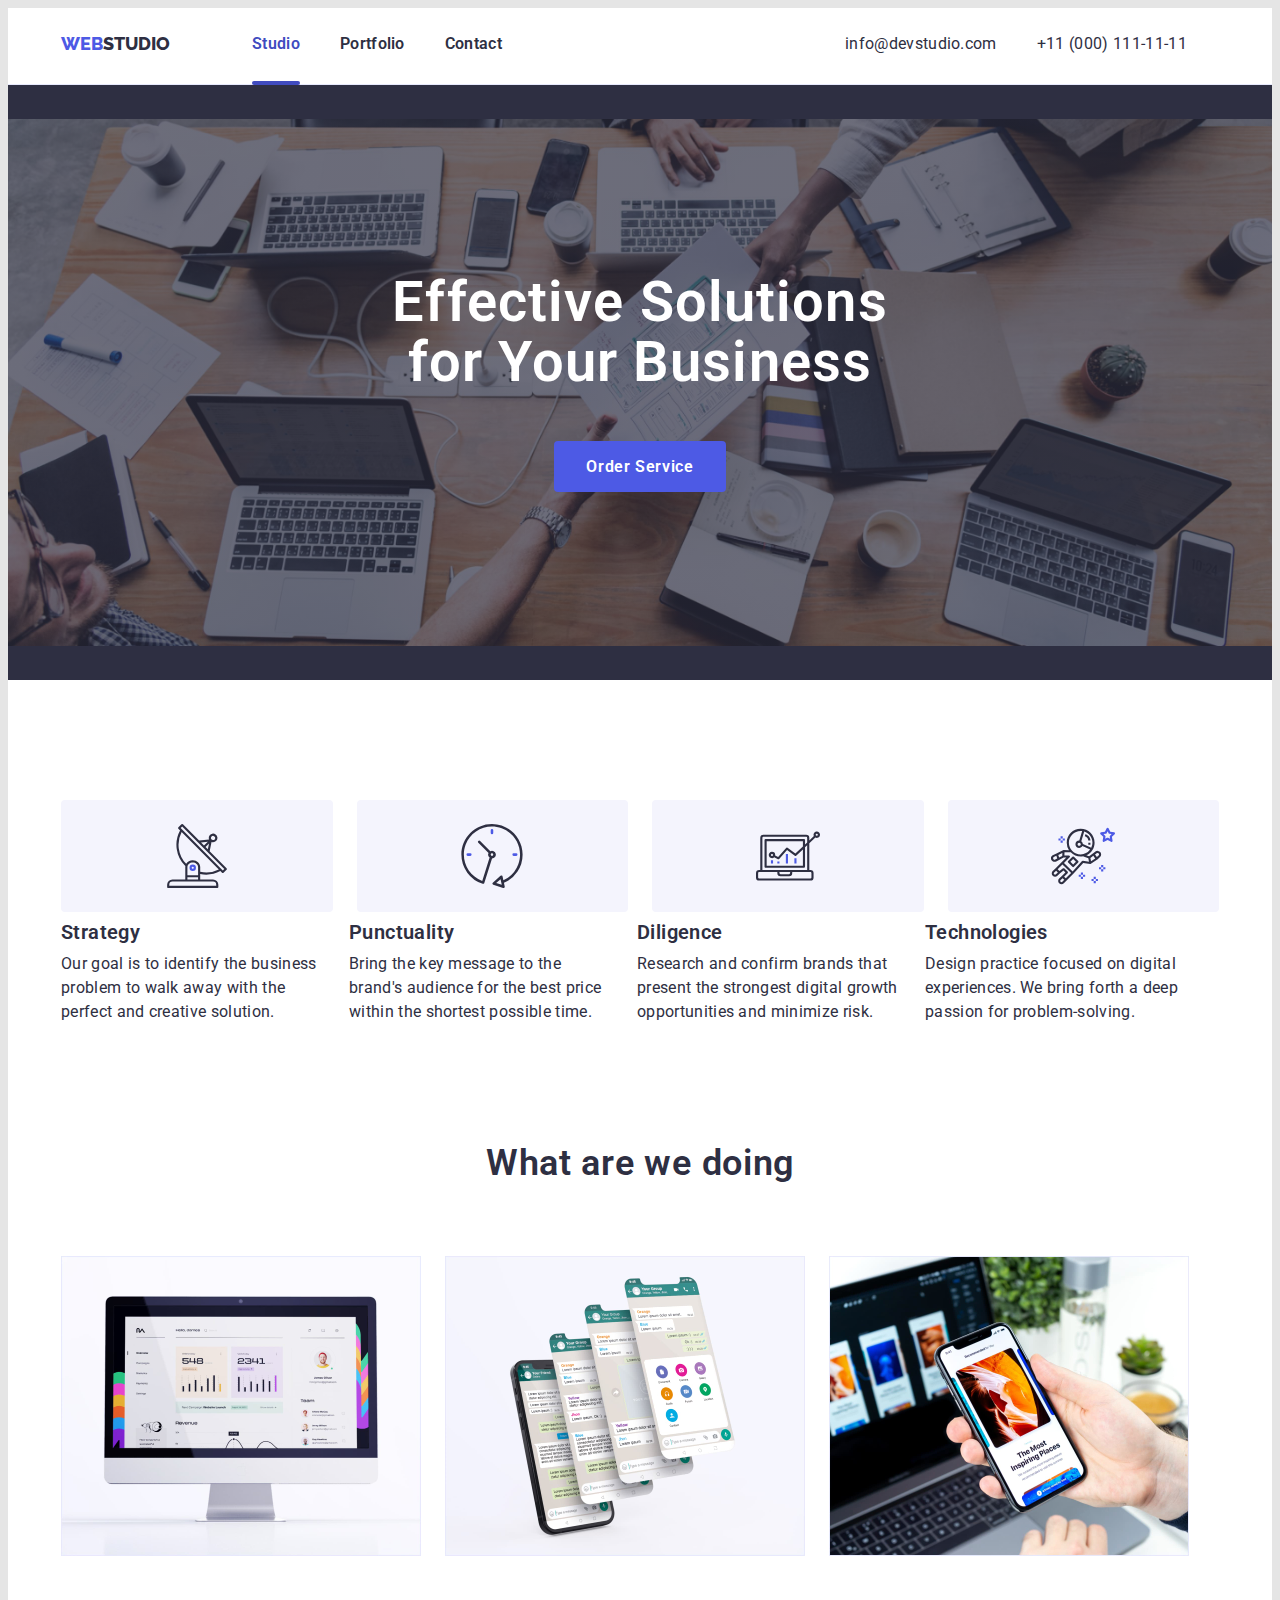
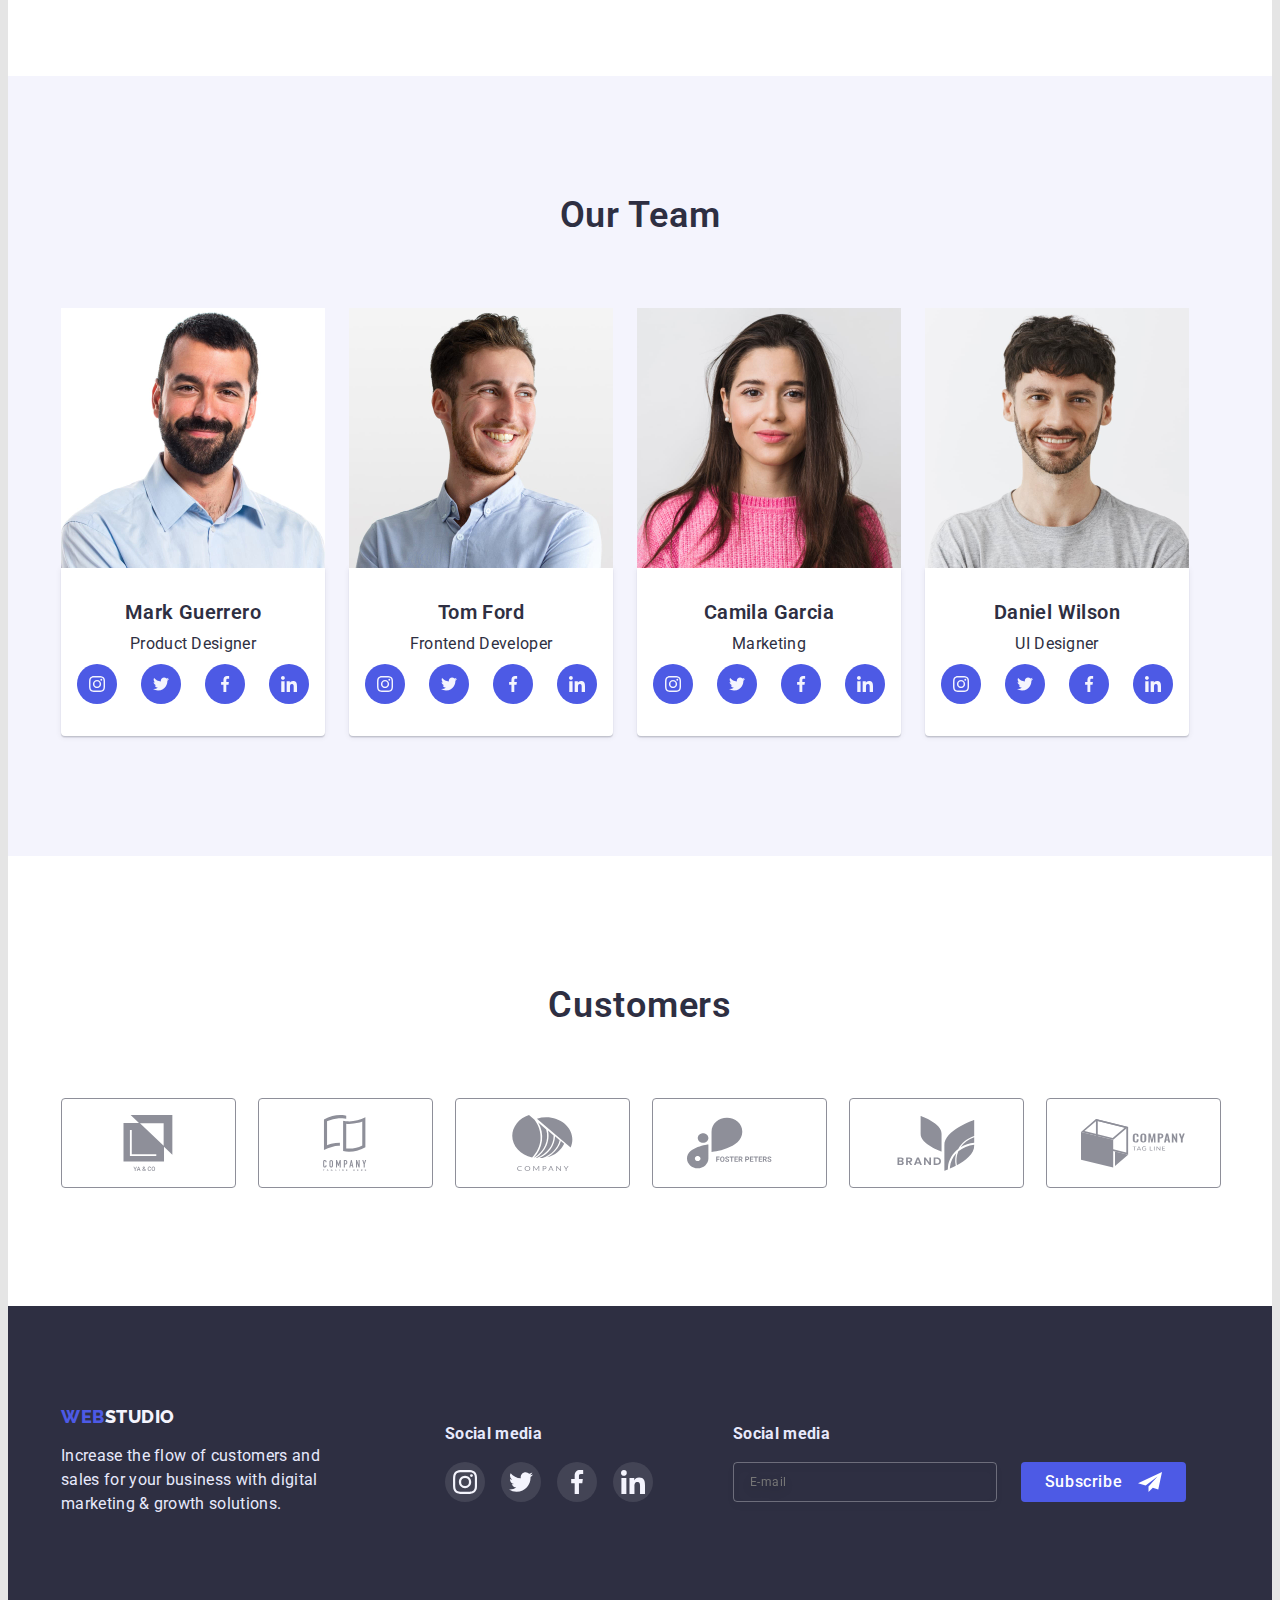
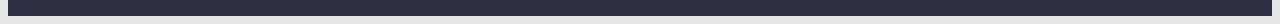
<file: index.html>
<!DOCTYPE html>
<html lang="en">
  <head>
    <meta charset="UTF-8" />
    <meta http-equiv="X-UA-Compatible" content="IE=edge" />
    <meta name="viewport" content="width=device-width, initial-scale=1.0" />
    <title>WEBSTUDIO</title>
    <link rel="preconnect" href="https://fonts.googleapis.com" />
    <link rel="preconnect" href="https://fonts.gstatic.com" crossorigin />
    <link
      href="https://fonts.googleapis.com/css2?family=Raleway:wght@800&family=Roboto:wght@400;500;700;900&display=swap"
      rel="stylesheet"
    />
    <link
      rel="stylesheet"
      href="https://cdnjs.cloudflare.com/ajax/libs/modern-normalize/1.1.0/modern-normalize.min.css"
      integrity="sha512-wpPYUAdjBVSE4KJnH1VR1HeZfpl1ub8YT/NKx4PuQ5NmX2tKuGu6U/JRp5y+Y8XG2tV+wKQpNHVUX03MfMFn9Q=="
      crossorigin="anonymous"
      referrerpolicy="no-referrer"
    />
    <link
      rel="stylesheet"
      href="https://cdnjs.cloudflare.com/ajax/libs/animate.css/4.1.1/animate.min.css"
    />
    <link href="https://unpkg.com/aos@2.3.1/dist/aos.css" rel="stylesheet" />
       <link rel="stylesheet" href="./css/styles.css" />
  </head>

  <body>
    <!--Header-->
    <header class="header">
      <div class="container wrap">
        <a class="link header-logo" href="./index.html"
          ><span class="link header-logo-blue">WEB</span><span>STUDIO</span></a
        >
        <nav>
          <ul class="nav">
            <li class="menu-item">
              <a class="menu-link current" href="./index.html">Studio</a>
            </li>
            <li class="menu-item">
              <a class="menu-link" href="./portfolio.html">Portfolio</a>
            </li>
            <li class="menu-item">
              <a class="menu-link" href="./contact.html">Contact</a>
            </li>
          </ul>
        </nav>

        <a class="link contact mail" href="mailto:info@devstudio.com"
          >info@devstudio.com</a
        >
        <a class="link contact" href="tel:+110001111111">
          +11 (000) 111-11-11</a
        >
      </div>
    </header>

    <!--Main page-->
    <main>
      <section class="title-box">
        <div class="container ">
          <h1 class="main-page-title">
            Effective Solutions
            <br />
            for Your Business
          </h1>

          <div class="button">
            <button data-modal-open class="modal-btn" type="button">Order Service</button>
          </div>
        </div>
      </section>

      <section class="description-box">
        <div class="container">
          <h2 class="visually-hidden">Our advantages</h2>

          <ul class="descr-list list">
            <li class="descr-item">
              <svg  width="64" height="64">
                <use href="./images/icons.svg#icon-antenna"></use>
              </svg>
            </li>
            <li class="descr-item">
              <svg width="64" height="64">
                <use href="./images/icons.svg#icon-clock"></use>
              </svg>
            </li>
            <li class="descr-item">
              <svg width="64" height="64">
                <use href="./images/icons.svg#icon-diagram"></use>
              </svg>
            </li>
            <li class="descr-item">
              <svg width="64" height="64">
                <use href="./images/icons.svg#icon-astronaut"></use>
              </svg>
            </li>
          </ul>

          <ul class="list description">
            <li class="description-item">
              <h3 class="main-page-text-title">Strategy</h3>
              <p class="main-page-text">
                Our goal is to identify the business problem to walk away with
                the perfect and creative solution.
              </p>
            </li>
            <li class="description-item">
              <h3 class="main-page-text-title">Punctuality</h3>
              <p class="main-page-text">
                Bring the key message to the brand's audience for the best price
                within the shortest possible time.
              </p>
            </li>
            <li class="description-item">
              <h3 class="main-page-text-title">Diligence</h3>
              <p class="main-page-text">
                Research and confirm brands that present the strongest digital
                growth opportunities and minimize risk.
              </p>
            </li>
            <li class="description-item">
              <h3 class="main-page-text-title">Technologies</h3>
              <p class="main-page-text">
                Design practice focused on digital experiences. We bring forth a
                deep passion for problem-solving.
              </p>
            </li>
          </ul>
        </div>
      </section>

      <section class="description-img-box">
        <div class="container">
          <h2 class="main-page-section-title">What are we doing</h2>
          <ul class="list description">
            <li class="description-img">
              <img src=images/img1.jpg alt="iMac with statistics" width="360">
            </li>
            <li class="description-img">
              <img src=images/img2.jpg alt="phone" width="360">
            </li>
            <li class="description-img">
              <img src=images/img3.jpg alt="phone in a hand" width="360">
            </li>
          </ul>
        </div>
      </section>

      <section class="team-box">
        <div class="container">
          <h2 class="main-page-section-title">Our Team</h2>
          <ul class="list team">
            <li class="team-item">
              <img src=images/photo1.jpg alt="photo of Mark Guerrero"
              width="264">
              <div class="team-descr">
                <h3 class="main-page-text-title">Mark Guerrero</h3>
                <p class="main-page-text">Product Designer</p>

                <ul class="team-soc-list list">
                  <li class="team-soc-item">
                    <a href="" class="team-soc-link">
                      <svg class="team-soc-icon" width="16" height="16">
                        <use href="./images/icons.svg#icon-instagram"></use>
                      </svg>
                    </a>
                  </li>
                  <li class="team-soc-item">
                    <a href="" class="team-soc-link">
                      <svg class="team-soc-icon" width="16" height="16">
                        <use href="./images/icons.svg#icon-twitter"></use>
                      </svg>
                    </a>
                  </li>
                  <li class="team-soc-item">
                    <a href="" class="team-soc-link">
                      <svg class="team-soc-icon" width="16" height="16">
                        <use href="./images/icons.svg#icon-facebook"></use>
                      </svg>
                    </a>
                  </li>
                  <li class="team-soc-item">
                    <a href="" class="team-soc-link">
                      <svg class="team-soc-icon" width="16" height="16">
                        <use href="./images/icons.svg#icon-linkedin"></use>
                      </svg>
                    </a>
                  </li>
                </ul>
              </div>
            </li>
            <li class="team-item">
              <img src=images/photo2.jpg alt="photo of Tom Ford" width="264"/>
              <div class="team-descr">
                <h3 class="main-page-text-title">Tom Ford</h3>
                <p class="main-page-text">Frontend Developer</p>
                <ul class="team-soc-list list">
                  <li class="team-soc-item">
                    <a href="" class="team-soc-link">
                      <svg class="team-soc-icon" width="16" height="16">
                        <use href="./images/icons.svg#icon-instagram"></use>
                      </svg>
                    </a>
                  </li>
                  <li class="team-soc-item">
                    <a href="" class="team-soc-link">
                      <svg class="team-soc-icon" width="16" height="16">
                        <use href="./images/icons.svg#icon-twitter"></use>
                      </svg>
                    </a>
                  </li>
                  <li class="team-soc-item">
                    <a href="" class="team-soc-link">
                      <svg class="team-soc-icon" width="16" height="16">
                        <use href="./images/icons.svg#icon-facebook"></use>
                      </svg>
                    </a>
                  </li>
                  <li class="team-soc-item">
                    <a href="" class="team-soc-link">
                      <svg class="team-soc-icon" width="16" height="16">
                        <use href="./images/icons.svg#icon-linkedin"></use>
                      </svg>
                    </a>
                  </li>
                </ul>
              </div>
            </li>
            <li class="team-item">
              <img src=images/photo3.jpg alt="photo of Camila Garcia"
              width="264"/>
              <div class="team-descr">
                <h3 class="main-page-text-title">Camila Garcia</h3>
                <p class="main-page-text">Marketing</p>
                <ul class="team-soc-list list">
                  <li class="team-soc-item">
                    <a href="" class="team-soc-link">
                      <svg class="team-soc-icon" width="16" height="16">
                        <use href="./images/icons.svg#icon-instagram"></use>
                      </svg>
                    </a>
                  </li>
                  <li class="team-soc-item">
                    <a href="" class="team-soc-link">
                      <svg class="team-soc-icon" width="16" height="16">
                        <use href="./images/icons.svg#icon-twitter"></use>
                      </svg>
                    </a>
                  </li>
                  <li class="team-soc-item">
                    <a href="" class="team-soc-link">
                      <svg class="team-soc-icon" width="16" height="16">
                        <use href="./images/icons.svg#icon-facebook"></use>
                      </svg>
                    </a>
                  </li>
                  <li class="team-soc-item">
                    <a href="" class="team-soc-link">
                      <svg class="team-soc-icon" width="16" height="16">
                        <use href="./images/icons.svg#icon-linkedin"></use>
                      </svg>
                    </a>
                  </li>
                </ul>
              </div>
            </li>
            <li class="team-item">
              <img src=images/photo4.jpg alt="photo of Daniel Wilson"
              width="264"/>
              <div class="team-descr">
                <h3 class="main-page-text-title">Daniel Wilson</h3>
                <p class="main-page-text">UI Designer</p>
                <ul class="team-soc-list list">
                  <li class="team-soc-item">
                    <a href="" class="team-soc-link">
                      <svg class="team-soc-icon" width="16" height="16">
                        <use href="./images/icons.svg#icon-instagram"></use>
                      </svg>
                    </a>
                  </li>
                  <li class="team-soc-item">
                    <a href="" class="team-soc-link">
                      <svg class="team-soc-icon" width="16" height="16">
                        <use href="./images/icons.svg#icon-twitter"></use>
                      </svg>
                    </a>
                  </li>
                  <li class="team-soc-item">
                    <a href="" class="team-soc-link">
                      <svg class="team-soc-icon" width="16" height="16">
                        <use href="./images/icons.svg#icon-facebook"></use>
                      </svg>
                    </a>
                  </li>
                  <li class="team-soc-item">
                    <a href="" class="team-soc-link">
                      <svg class="team-soc-icon" width="16" height="16">
                        <use href="./images/icons.svg#icon-linkedin"></use>
                      </svg>
                    </a>
                  </li>
                </ul>
              </div>
            </li>
          </ul>
        </div>
      </section>



      <section class="customers">
        <div class="container">
          
          <h2 class="main-page-section-title">Customers</h2>

            <ul class="customers-list list">
            <li class="customers-item">
              <a href="" class="customers-link link">
                <svg class="customers-icon" width="104" height="56">
                  <use href="./images/icons.svg#icon-group-0"></use>
                </svg>
              </a>
            </li>
            <li class="customers-item">
              <a href="" class="customers-link link">
                <svg class="customers-icon" width="104" height="56">
                  <use href="./images/icons.svg#icon-group-1"></use>
                </svg>
              </a>
            </li>
            <li class="customers-item">
              <a href="" class="customers-link link">
                <svg class="customers-icon" width="104" height="56">
                  <use href="./images/icons.svg#icon-group-2"></use>
                </svg>
              </a>
            </li>
            <li class="customers-item">
              <a href="" class="customers-link link">
                <svg class="customers-icon" width="104" height="56">
                  <use href="./images/icons.svg#icon-group-3"></use>
                </svg>
              </a>
            </li>
            <li class="customers-item">
              <a href="" class="customers-link link">
                <svg class="customers-icon" width="104" height="56">
                  <use href="./images/icons.svg#icon-group-4"></use>
                </svg>
              </a>
            </li>
            <li class="customers-item">
              <a href="" class="customers-link link">
                <svg class="customers-icon" width="104" height="56">
                  <use href="./images/icons.svg#icon-group-5"></use>
                </svg>
              </a>
            </li>
          </ul>
        </div>
      </section>


    </main>

    <!--Footer-->

    <footer class="footer">
      <div class="container footer-box">
        <div>
        <a class="link footer-logo" href="./index.html"
          ><span class="footer-logo-blue">WEB</span><span>STUDIO</span></a
        >
        <p class="footer-text">
          Increase the flow of customers and sales for your business with
          digital marketing & growth solutions.
        </p>
      </div>

        <div class="footer-social">
          <h3 class="footer-title">Social media</h3>
          <ul class="footer-soc-list list">
            <li class="footer-soc-item">
              <a href="" class="footer-soc-link">
                <svg class="footer-soc-icon" width="24" height="24">
                  <use href="./images/icons.svg#icon-instagram"></use>
                </svg>
              </a>
            </li>
            <li class="footer-soc-item">
              <a href="" class="footer-soc-link">
                <svg class="footer-soc-icon" width="24" height="24">
                  <use href="./images/icons.svg#icon-twitter"></use>
                </svg>
              </a>
            </li>
            <li class="footer-soc-item">
              <a href="" class="footer-soc-link">
                <svg class="footer-soc-icon" width="24" height="24">
                  <use href="./images/icons.svg#icon-facebook"></use>
                </svg>
              </a>
            </li>
            <li class="footer-soc-item">
              <a href="" class="footer-soc-link">
                <svg class="footer-soc-icon" width="24" height="24">
                  <use href="./images/icons.svg#icon-linkedin"></use>
                </svg>
              </a>
        </div>

        
        <form class="footer-form">
          <div>
        <h3 class="footer-title">Social media</h3>
        
        <label for="subscribe">
          <input type="mail" class="footer-input" id="subscribe" name="subscribe" placeholder="E-mail"/>
        </label>
</div>
<div>
      <button type="submit" class="footer-btn">Subscribe<span class="subscribe-icon"><svg width="24" height="24">
        <use href="./images/icons.svg#icon-subscribe"></use>
      </svg></span></button>
    </div>
  </form>

        </div>
      </div>
          </footer>


          <!--Modal-->

<div data-modal class="backdrop is-hidden">
  <div class="modal">

    <button data-modal-close class="btn-close"><svg width="8" height="8">
      <use href="./images/icons.svg#icon-close"></use>
    </svg></button>
        <h2 class="modal-title">Leave your contacts and we will call you back</h2>

<form class="modal-form">
<label for="user-name">
  <span class="form-label">Name</span>
  <span class="input-wrap">
  <input type="name" class="modal-input" id="user-name" name="user-name" required/>
  <svg class="input-icon" width="12" height="12">
  <use href="./images/icons.svg#icon-name"></use></svg>
  </span>
</label>
<label for="user-tel">
  <span class="form-label">Phone</span>
  <span class="input-wrap">
  <input type="tel" class="modal-input" id="user-tel" name="user-tel" required/>
  <svg class="input-icon" width="13" height="13">
  <use href="./images/icons.svg#icon-tel"></use></svg>
  </span>
</label>
<label for="user-mail">
  <span class="form-label">Email</span>
  <span class="input-wrap">
  <input type="mail" class="modal-input" id="user-mail" name="user-mail" required/>
  <svg class="input-icon" width="18" height="24">
  <use href="./images/icons.svg#icon-mail"></use></svg>
  </span>
</label>
<label for="comment" class="form-label">Comment</label>
<textarea name="comment" placeholder="Text input" class="form-comment"></textarea>

   
<div class="privacy">
<label for="user-policy" class="privacy-text" >
  <input id="user-policy" type="checkbox" name="user-policy" class="checkbox">
  <span class="checkbox-icon"></span>I accept the terms and conditions of the <a href="" class="link-privacy">Privacy Policy</a>
</label>
</div>
<button type="submit" class="form-btn">Send</button>

</form>

  </div>
</div>


<script>
  (() => {
    document
    .querySelector ('.js-speaker-form')
    .addEventListener ('submit', e => {
      e.preventDefault();

      new FormData(e.currentTarget).forEach ((value, name) =>
      console.log (`${name}: ${value}`),
      );
    });
  })();
</script>


<script src="./js/modal.js"></script>
  </body>
</html>
</file>
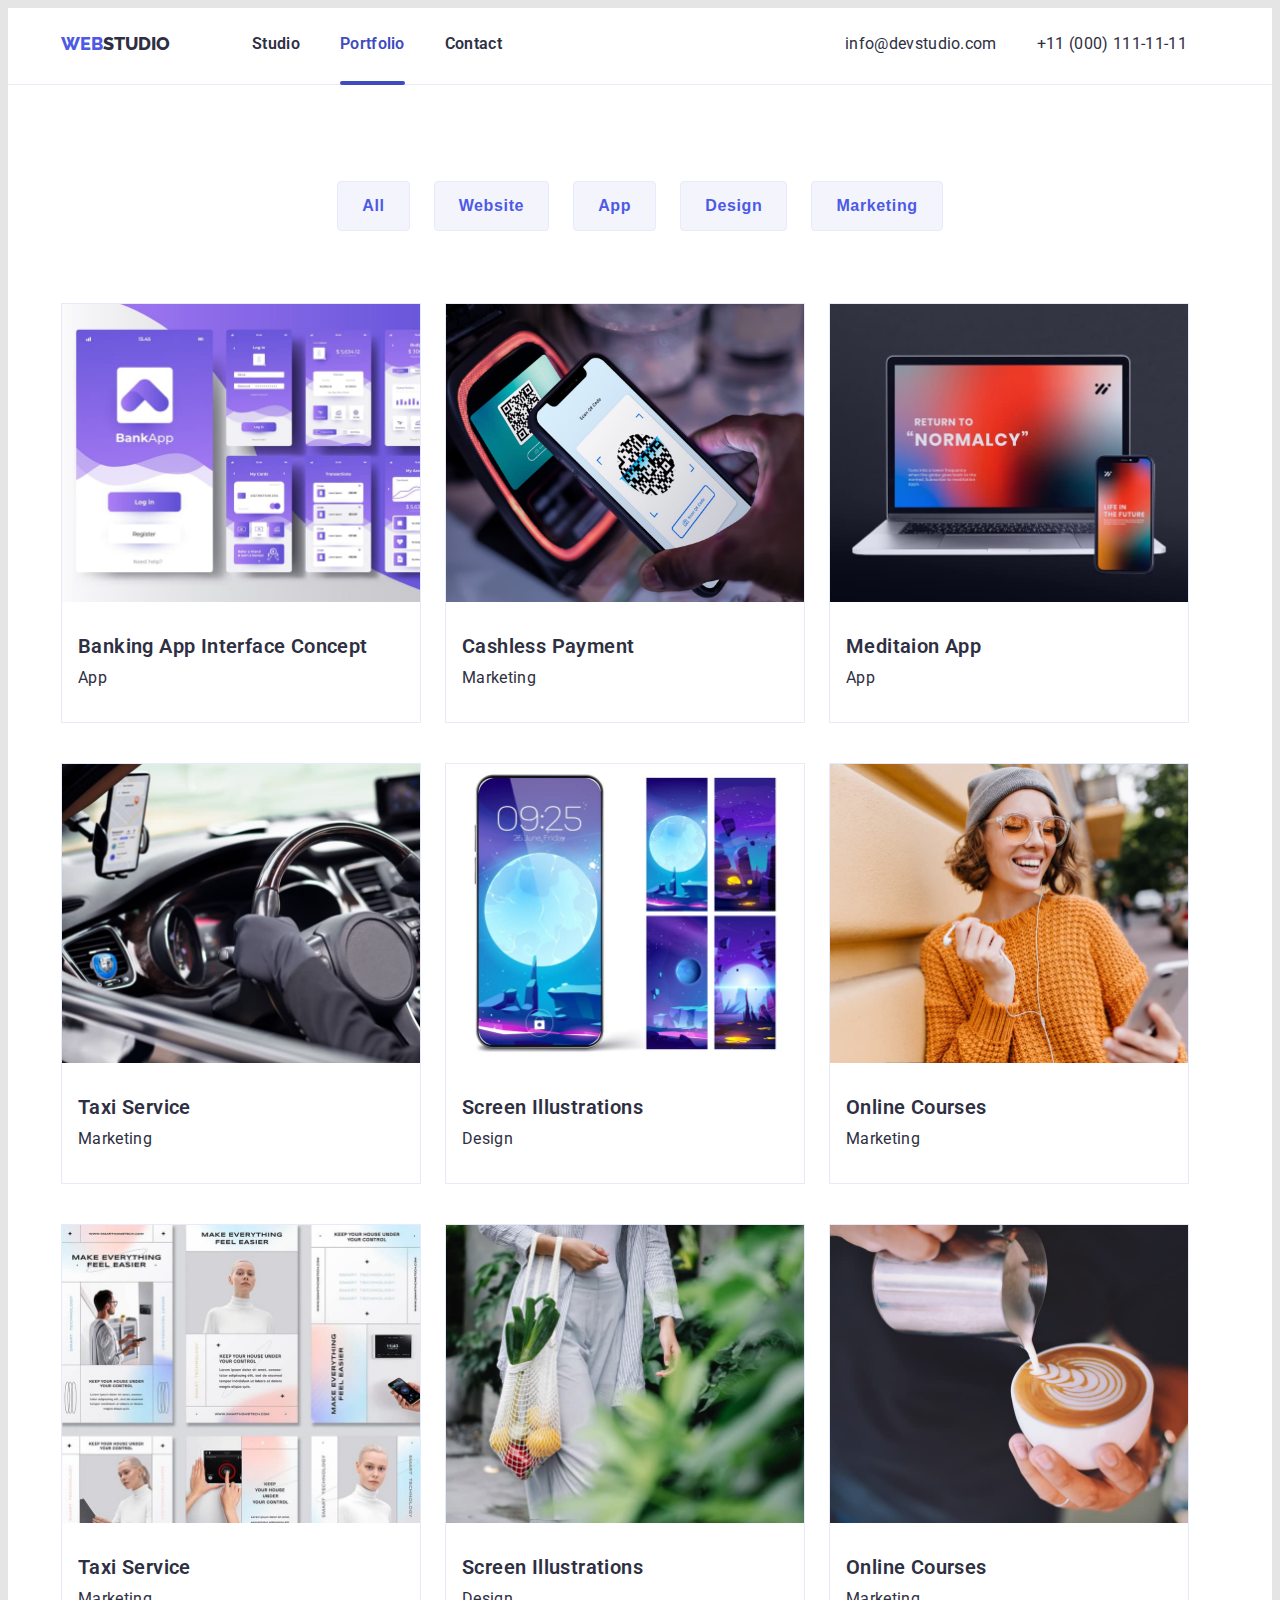
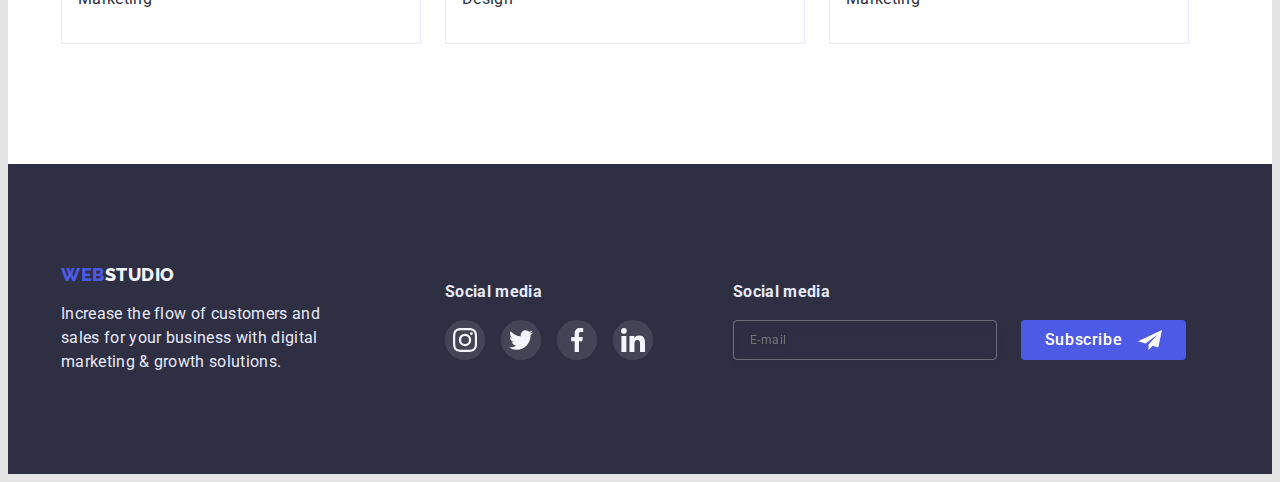
<file: portfolio.html>
<!DOCTYPE html>
<html lang="en">
  <head>
    <meta charset="UTF-8" />
    <meta http-equiv="X-UA-Compatible" content="IE=edge" />
    <meta name="viewport" content="width=device-width, initial-scale=1.0" />
       <title>WEBSTUDIO</title>
    <link rel="preconnect" href="https://fonts.googleapis.com" />
    <link rel="preconnect" href="https://fonts.gstatic.com" crossorigin />
    <link
      href="https://fonts.googleapis.com/css2?family=Raleway:wght@800&family=Roboto:wght@400;500;700;900&display=swap"
      rel="stylesheet"
    />
    <link
      rel="stylesheet"
      href="https://cdnjs.cloudflare.com/ajax/libs/modern-normalize/1.1.0/modern-normalize.min.css"
      integrity="sha512-wpPYUAdjBVSE4KJnH1VR1HeZfpl1ub8YT/NKx4PuQ5NmX2tKuGu6U/JRp5y+Y8XG2tV+wKQpNHVUX03MfMFn9Q=="
      crossorigin="anonymous"
      referrerpolicy="no-referrer"
    />
    <link href="https://unpkg.com/aos@2.3.1/dist/aos.css" rel="stylesheet" />
    <link rel="stylesheet" href="./css/styles.css" />
    </head>

  <body>
    <!--Header-->
    <header class="header">
      <div class="container wrap">
        <a class="link header-logo" href="./index.html"
          ><span class="link header-logo-blue">WEB</span><span>STUDIO</span></a
        >
        <nav>
          <ul class="nav">
            <li class="menu-item">
              <a class="menu-link" href="./index.html">Studio</a>
            </li>
            <li class="menu-item">
              <a class="menu-link current" href="./portfolio.html"
                >Portfolio</a
              >
            </li>
            <li class="menu-item">
              <a class="menu-link" href="./contact.html">Contact</a>
            </li>
          </ul>
        </nav>

        <a class="link contact mail" href="mailto:info@devstudio.com"
          >info@devstudio.com</a
        >
        <a class="link contact" href="tel:+110001111111">
          +11 (000) 111-11-11</a
        >
      </div>
    </header>

    <main>
      <section class="portfolio-box">
        <div class="container">
          <h1 class="visually-hidden"></h1>
          <h2 class="visually-hidden"></h2>

          <ul class="sort-list">
            <li class="sort-list-item">
              <button class="portfolio-btn" type="button">All</button>
            </li>
            <li class="sort-list-item">
              <button class="portfolio-btn" type="button">Website</button>
            </li>
            <li class="sort-list-item">
              <button class="portfolio-btn" type="button">App</button>
            </li>
            <li class="sort-list-item">
              <button class="portfolio-btn" type="button">Design</button>
            </li>
            <li class="sort-list-item">
              <button class="portfolio-btn" type="button">Marketing</button>
            </li>
          </ul>

          <ul class="portfolio-list">
            <li class="portfolio-card-item">
              <div class="portfolio-img">
              <img src=images/portfolio-img-1.jpg alt="bank app interface"
              width="360">
              <p class="portfolio-card-text">14 Stylish and User-Friendly App Design Concepts · Task Manager App · Calorie Tracker App · Exotic Fruit Ecommerce App · Cloud Storage App</p>
              </div>
              <div class="portfolio-card">
                <h3 class="portfolio-text-title">
                  Banking App Interface Concept
                </h3>
                <p class="portfolio-text">App</p>
              </div>
            </li>

            
            <li class="portfolio-card-item">
              <div class="portfolio-img">
              <img src=images/portfolio-img-2.jpg alt="black background"
              width="360"/>
              <p class="portfolio-card-text">14 Stylish and User-Friendly App Design Concepts · Task Manager App · Calorie Tracker App · Exotic Fruit Ecommerce App · Cloud Storage App</p>
              </div>
              <div class="portfolio-card">
                <h3 class="portfolio-text-title">Cashless Payment</h3>
                <p class="portfolio-text">Marketing</p>
              </div>
            </li>
            <li class="portfolio-card-item">
              <div class="portfolio-img">
              <img src=images/portfolio-img-3.jpg alt="macbook and iphone"
              width="360"/>
              <p class="portfolio-card-text">14 Stylish and User-Friendly App Design Concepts · Task Manager App · Calorie Tracker App · Exotic Fruit Ecommerce App · Cloud Storage App</p>
              </div>
              <div class="portfolio-card">
                <h3 class="portfolio-text-title">Meditaion App</h3>
                <p class="portfolio-text">App</p>
              </div>
            </li>
            <li class="portfolio-card-item">
              <div class="portfolio-img">
              <img src=images/portfolio-img-4.jpg alt="phone and a car"
              width="360">
              <p class="portfolio-card-text">14 Stylish and User-Friendly App Design Concepts · Task Manager App · Calorie Tracker App · Exotic Fruit Ecommerce App · Cloud Storage App</p>
              </div>
              <div class="portfolio-card">
                <h3 class="portfolio-text-title">Taxi Service</h3>
                <p class="portfolio-text">Marketing</p>
              </div>
            </li>
            <li class="portfolio-card-item">
              <div class="portfolio-img">
              <img src=images/portfolio-img-5.jpg alt="phonescreen
              illustrations" width="360"/>
              <p class="portfolio-card-text">14 Stylish and User-Friendly App Design Concepts · Task Manager App · Calorie Tracker App · Exotic Fruit Ecommerce App · Cloud Storage App</p>
              </div>
              <div class="portfolio-card">
                <h3 class="portfolio-text-title">Screen Illustrations</h3>
                <p class="portfolio-text">Design</p>
              </div>
            </li>
            <li class="portfolio-card-item">
              <div class="portfolio-img">
              <img src=images/portfolio-img-6.jpg alt="woman with a phone"
              width="360"/>
              <p class="portfolio-card-text">14 Stylish and User-Friendly App Design Concepts · Task Manager App · Calorie Tracker App · Exotic Fruit Ecommerce App · Cloud Storage App</p>
              </div>
              <div class="portfolio-card">
                <h3 class="portfolio-text-title">Online Courses</h3>
                <p class="portfolio-text">Marketing</p>
              </div>
            </li>
            <li class="portfolio-card-item">
              <div class="portfolio-img">
              <img src=images/portfolio-img-7.jpg alt="phone and a car"
              width="360">
              <p class="portfolio-card-text">14 Stylish and User-Friendly App Design Concepts · Task Manager App · Calorie Tracker App · Exotic Fruit Ecommerce App · Cloud Storage App</p>
              </div>
              <div class="portfolio-card">
                <h3 class="portfolio-text-title">Taxi Service</h3>
                <p class="portfolio-text">Marketing</p>
              </div>
            </li>
            <li class="portfolio-card-item">
              <div class="portfolio-img">
              <img src=images/portfolio-img-8.jpg alt="phonescreen
              illustrations" width="360"/>
              <p class="portfolio-card-text">14 Stylish and User-Friendly App Design Concepts · Task Manager App · Calorie Tracker App · Exotic Fruit Ecommerce App · Cloud Storage App</p>
              </div>
              <div class="portfolio-card">
                <h3 class="portfolio-text-title">Screen Illustrations</h3>
                <p class="portfolio-text">Design</p>
              </div>
            </li>
            <li class="portfolio-card-item">
              <div class="portfolio-img">
              <img src=images/portfolio-img-9.jpg alt="woman with a phone"
              width="360"/>
              <p class="portfolio-card-text">14 Stylish and User-Friendly App Design Concepts · Task Manager App · Calorie Tracker App · Exotic Fruit Ecommerce App · Cloud Storage App</p>
              </div>
              <div class="portfolio-card">
                <h3 class="portfolio-text-title">Online Courses</h3>
                <p class="portfolio-text">Marketing</p>
              </div>
            </li>
          </ul>
        </div>
      </section>
    </main>

   
    <footer class="footer">
      <div class="container footer-box">
        <div>
        <a class="link footer-logo" href="./index.html"
          ><span class="footer-logo-blue">WEB</span><span>STUDIO</span></a
        >
        <p class="footer-text">
          Increase the flow of customers and sales for your business with
          digital marketing & growth solutions.
        </p>
      </div>

        <div class="footer-social">
          <h3 class="footer-title">Social media</h3>
          <ul class="footer-soc-list list">
            <li class="footer-soc-item">
              <a href="" class="footer-soc-link">
                <svg class="footer-soc-icon" width="24" height="24">
                  <use href="./images/icons.svg#icon-instagram"></use>
                </svg>
              </a>
            </li>
            <li class="footer-soc-item">
              <a href="" class="footer-soc-link">
                <svg class="footer-soc-icon" width="24" height="24">
                  <use href="./images/icons.svg#icon-twitter"></use>
                </svg>
              </a>
            </li>
            <li class="footer-soc-item">
              <a href="" class="footer-soc-link">
                <svg class="footer-soc-icon" width="24" height="24">
                  <use href="./images/icons.svg#icon-facebook"></use>
                </svg>
              </a>
            </li>
            <li class="footer-soc-item">
              <a href="" class="footer-soc-link">
                <svg class="footer-soc-icon" width="24" height="24">
                  <use href="./images/icons.svg#icon-linkedin"></use>
                </svg>
              </a>
        </div>

        <form class="footer-form">
            <div>
          <h3 class="footer-title">Social media</h3>
          
          <label for="subscribe">
            <input type="mail" class="footer-input" id="subscribe" name="subscribe" placeholder="E-mail"/>
          </label>
</div>
<div>
        <button type="submit" class="footer-btn">Subscribe<span class="subscribe-icon"><svg width="24" height="24">
          <use href="./images/icons.svg#icon-subscribe"></use>
        </svg></span></button>
      </div>
    </form>


        </div>
      </div>
          </footer>
  </body>
</html>
</file>
<file: css/styles.css>
:root {
  --brand-color: #4d5ae5;
  --page-color: #2e2f42;
  --accent-color: #404bbf;
  --bg-gradient: linear-gradient(rgba(46, 47, 66, 0.7), rgba(46, 47, 66, 0.7));
}

body {
  font-family: "Roboto", sans-serif;
  color: var(--page-color);
  background-color: #e5e5e5;
}

h1,
h2,
h3,
h4,
h5,
h6 {
  margin: 0;
}
ul,
ol {
  margin: 0;
  padding-left: 0;
}

.wrap {
  margin: 0 auto;
  padding: 0;
  outline: 0px solid #000;
  display: flex;
}

.visually-hidden {
  position: absolute;
  width: 1px;
  height: 1px;
  margin: -1px;
  border: 0;
  padding: 0;
  white-space: nowrap;
  clip-path: inset(100%);
  clip: rect(0 0 0 0);
  overflow: hidden;
  display: none;
}

.list {
  list-style: none;
}

.link {
  text-decoration: none;
  color: var(--page-color);
  padding: 0;
  margin: 0;
}
.container {
  width: 1158px;
  margin: 0 auto;
  padding-left: 15px;
  padding-right: 15px;
}

img {
  display: block;
  max-width: 100%;
  height: auto;
}

/* header */

.header {
  background: #ffffff;
  border-bottom: 1px solid #e7e9fc;
}

.header-logo {
  font-family: "Raleway";
  font-weight: 800;
  font-size: 18px;
  line-height: 1.33;
  width: 115px;
  padding-top: 24px;
  padding-bottom: 28px;
  margin-right: 76px;
}
.header-logo-blue {
  color: var(--brand-color);
}

.nav {
  margin: 0px 332px 0px 0px;
  display: flex;
  list-style: none;
  width: 261px;
}
.menu-item {
  font-weight: 600;
  font-size: 16px;
  line-height: 1.5;
  letter-spacing: 0.02em;
  margin: 0px 40px 0px 0px;
  padding-bottom: 28px;
  padding-top: 24px;
  position: relative;
}

.menu-item:last-child {
  margin-right: 0px;
}

.menu-link {
  text-decoration: none;
  color: var(--page-color);
  padding: 0;
  margin: 0;
  transition-duration: 250ms;
  transition-timing-function: cubic-bezier(0.4, 0, 0.2, 1);
}

.menu-link:hover,
.menu-link.link:focus {
  color: var(--accent-color);
}

.current {
  color: var(--accent-color);
}

.current::after {
  position: absolute;
  left: 0;
  top: 73px;

  content: "";
  display: block;
  width: 100%;
  height: 4px;
  background: var(--accent-color);
  border-radius: 2px;
}

.contact {
  font-weight: 400;
  font-size: 16px;
  line-height: 1.5;
  letter-spacing: 0.02em;
  padding-top: 24px;
  padding-left: 0px;
  padding-bottom: 28px;
  transition-duration: 250ms;
  transition-timing-function: cubic-bezier(0.4, 0, 0.2, 1);
}

.mail {
  margin-right: 40px;
}

.contact:hover,
.contact:focus {
  color: var(--accent-color);
}

/* main page */
.title-box {
  background-color: #2e2f42;
  padding-top: 188px;
  padding-bottom: 188px;
  background-image: var(--bg-gradient), url(../images/bg-hero.jpg);
  background-repeat: no-repeat;
  background-position: center;
  background-size: contain;
  flex-grow: 1;
}

.main-page-title {
  font-weight: 600;
  font-size: 56px;
  line-height: 1.07;
  letter-spacing: 0.02em;
  color: #ffffff;
  text-align: center;
  margin-bottom: 48px;
}

.button {
  text-align: center;
}
.modal-btn {
  font-family: "Roboto";
  font-weight: 600;
  font-size: 16px;
  line-height: 1.19;
  letter-spacing: 0.04em;
  color: #ffffff;
  background: var(--brand-color);
  border-radius: 4px;
  padding: 16px 32px;
  border: 0;
  transition-duration: 250ms;
  transition-timing-function: cubic-bezier(0.4, 0, 0.2, 1);
}
.modal-btn:hover,
.modal-btn:focus {
  color: #ffffff;
  background: var(--accent-color);
  box-shadow: 0px 4px 4px rgba(0, 0, 0, 0.15);
}

.main-page-section-title {
  font-weight: 600;
  font-size: 36px;
  line-height: 1.11;
  letter-spacing: 0.02em;
  text-align: center;
  margin-bottom: 72px;
}

.main-page-text-title {
  font-weight: 600;
  font-size: 20px;
  line-height: 1.2;
  letter-spacing: 0.02em;
  padding: 0;
  margin: 0;
}

.main-page-text {
  font-weight: 400;
  font-size: 16px;
  line-height: 1.5;
  letter-spacing: 0.02em;
  padding: 0px 0px 0px 0px;
  margin: 8px 0px 0px 0px;
}

.description-box {
  background-color: #ffffff;
  padding-top: 120px;
}

.descr-list {
  display: flex;
  gap: 24px;
  margin-bottom: 8px;
}

.descr-item {
  width: calc((100% - 24 * 3px) / 4);
  height: 112px;
  background: #f4f4fd;
  border-radius: 4px;
  display: flex;
  align-items: center;
  justify-content: center;
}

.description {
  display: flex;
}

.description-item {
  width: 264px;
  margin-right: 24px;
}
.description-item:last-child {
  margin-right: 0px;
}

.description-img-box {
  background-color: #ffffff;
  padding-top: 120px;
  padding-bottom: 120px;
}

.description-img {
  margin-right: 24px;
}
.description-img:last-child {
  margin-right: 0px;
}

.team-box {
  background-color: #f4f4fd;
  padding-top: 120px;
  padding-bottom: 120px;
}
.team {
  display: flex;
}

.team-item {
  margin-right: 24px;
}

.team-item:last-child {
  margin-right: 0px;
}

.team-descr {
  text-align: center;
  padding: 32px 16px 32px 16px;
  background: #ffffff;
  border-radius: 0px 0px 4px 4px;
  box-shadow: 0px 1px 6px rgba(46, 47, 66, 0.08),
    0px 1px 1px rgba(46, 47, 66, 0.16), 0px 2px 1px rgba(46, 47, 66, 0.08);
}

.team-soc-list {
  display: flex;
  justify-content: center;
  gap: 24px;
  margin-top: 8px;
}

.team-soc-item {
  width: 40px;
  height: 40px;
}

.team-soc-link {
  width: 100%;
  height: 100%;
  background-color: var(--brand-color);
  border-radius: 50%;
  display: flex;
  align-items: center;
  justify-content: center;
  transition-duration: 250ms;
  transition-timing-function: cubic-bezier(0.4, 0, 0.2, 1);
}

.team-soc-icon {
  fill: #f4f4fd;
}

.team-soc-link:hover,
.team-soc-link:focus {
  background-color: var(--accent-color);
}

.customers {
  padding-top: 130px;
  padding-bottom: 120px;
  background-color: #fff;
}

.customers-list {
  display: flex;
  gap: 24px;
}

.customers-item {
  width: calc((100% - 120px) / 6);
  height: 88px;
}

.customers-link {
  width: 100%;
  height: 100%;
  border: 1px solid #8e8f99;
  border-radius: 4px;
  display: flex;
  align-items: center;
  justify-content: center;
  transition-duration: 250ms;
  transition-timing-function: cubic-bezier(0.4, 0, 0.2, 1);
}

.customers-link:hover,
.customers-link:focus {
  border-color: #404bbf;
}

.customers-link:hover .customers-icon {
  fill: #404bbf;
}
.customers-link:focus .customers-icon {
  fill: #404bbf;
}
.customers-icon {
  fill: #8e8f99;
  transition-duration: 250ms;
  transition-timing-function: cubic-bezier(0.4, 0, 0.2, 1);
}

/*Modal*/

.backdrop {
  position: fixed;
  top: 0;
  left: 0;
  width: 100%;
  height: 100%;
  background: rgba(46, 47, 66, 0.4);

  transition-duration: 250ms;
  transition-timing-function: cubic-bezier(0.4, 0, 0.2, 1);
}

.modal {
  position: absolute;
  top: 50%;
  left: 50%;
  width: 408px;
  background: #fcfcfc;
  box-shadow: 0px 1px 1px rgba(0, 0, 0, 0.14), 0px 1px 3px rgba(0, 0, 0, 0.12),
    0px 2px 1px rgba(0, 0, 0, 0.2);
  border-radius: 4px;

  transform: translate(-50%, -50%);
  transition-duration: 250ms;
  transition-timing-function: cubic-bezier(0.4, 0, 0.2, 1);
}

.backdrop.is-hidden {
  visibility: hidden;
  opacity: 0;
  pointer-events: none;
}

/*Form*/

.btn-close {
  margin-left: 360px;
  margin-top: 24px;
  margin-bottom: 24px;
  width: 24px;
  height: 24px;
  background-color: #e7e9fc;
  fill: #000000;
  border: 1px solid rgba(0, 0, 0, 0.1);
  border-radius: 50%;
  display: flex;
  align-items: center;
  justify-content: center;

  transition-duration: 250ms;
  transition-timing-function: cubic-bezier(0.4, 0, 0.2, 1);
}

.btn-close:focus,
.btn-close:hover {
  background: #404bbf;
  fill: #e7e9fc;
}

.modal-title {
  font-weight: 500px;
  font-size: 16px;
  line-height: 1.5;
  letter-spacing: 0.02em;
  text-align: center;
  padding-left: 24px;
  padding-right: 24px;
}

.modal-form {
  padding-left: 24px;
  padding-right: 24px;
  margin-top: 16px;
  position: relative;
}

.input-wrap {
  position: relative;
}

.modal-input {
  outline: none;
  display: block;
  width: 100%;
  height: 40px;
  background-color: transparent;
  border: 1px solid rgba(33, 33, 33, 0.2);
  border-radius: 4px;
  margin-bottom: 8px;
  margin-top: 4px;
  padding: 0px 0px 0px 38px;
  font-family: inherit;
  font-size: inherit;
  color: inherit;

  transition-duration: 250ms;
  transition-timing-function: cubic-bezier(0.4, 0, 0.2, 1);
}
.input-icon {
  position: absolute;
  margin-left: 16px;
  top: 50%;
  transform: translateY(-50%);
  fill: #2e2f42;
}

.modal-input:focus {
  border-color: var(--accent-color);
}

.modal-input:focus + .input-icon {
  fill: var(--accent-color);
}

.form-label {
  color: #8e8f99;
  font-weight: 400px;
  font-size: 12px;
  line-height: 1.33;
  letter-spacing: 0.04em;
}
.form-comment {
  display: block;
  width: 100%;
  height: 120px;
  border: 1px solid rgba(33, 33, 33, 0.2);
  border-radius: 4px;
  padding: 8px 16px 8px 16px;
  background-color: transparent;
  resize: none;
  outline: none;

  transition-duration: 250ms;
  transition-timing-function: cubic-bezier(0.4, 0, 0.2, 1);
}

.form-comment::placeholder {
  font-weight: 400;
  font-size: 12px;
  line-height: 16px;
  letter-spacing: 0.04em;
  color: rgba(117, 117, 117, 0.5);
}
.form-comment:focus {
  border-color: var(--accent-color);
}

.privacy {
  margin: 16px 24px 16px -4px;
}
.privacy-text {
  font-weight: 400;
  font-size: 12px;
  line-height: 1.33;
  letter-spacing: 0.04em;
  color: #757575;
}

.link-privacy {
  color: #4d5ae5;
  text-decoration-line: underline;
}

.checkbox-icon {
  display: inline-block;
  width: 16px;
  height: 16px;
  margin-right: 8px;
  border: 1.25px solid #2e2f42;
  border-radius: 2px;
  transform: translateY(4px);
  transition-duration: 250ms;
  transition-timing-function: cubic-bezier(0.4, 0, 0.2, 1);
}

.checkbox:checked + .checkbox-icon {
  background-color: #404bbf;
  border-color: #404bbf;
  background-image: url(../images/check.svg);
  background-size: contain;
  background-origin: border-box;
  background-repeat: no-repeat;
  background-position: 50% 50%;
  background-size: 10px;
}

.checkbox {
  -webkit-appearance: none;
  -moz-appearance: none;
  appearance: none;

  position: absolute;
  margin: 0 auto;
}

.form-btn {
  background: var(--brand-color);
  box-shadow: 0px 4px 4px rgba(0, 0, 0, 0.15);
  border-radius: 4px;
  border: none;
  width: 169px;
  text-align: center;
  font-weight: 500;
  font-size: 16px;
  line-height: 1.5;
  letter-spacing: 0.04em;
  color: #ffffff;
  padding: 16px 32px 16px 32px;
  margin: 0px 120px 24px 91px;

  transition-duration: 250ms;
  transition-timing-function: cubic-bezier(0.4, 0, 0.2, 1);
}

.form-btn:hover,
.form-btn:focus {
  color: #ffffff;
  background: var(--accent-color);
  box-shadow: 0px 4px 4px rgba(0, 0, 0, 0.15);
}

/* portfolio */

.portfolio-box {
  background-color: #ffffff;
  padding-top: 96px;
  padding-bottom: 120px;
}

.sort-list {
  list-style: none;
  display: flex;
  justify-content: center;
  margin-bottom: 72px;
}

.sort-list-item {
  margin-right: 24px;
}
.sort-list-item:last-child {
  margin-right: 0;
}

.portfolio-list {
  list-style: none;
  display: flex;
  flex-wrap: wrap;
  row-gap: 40px;
  column-gap: 24px;
  padding: 0;
}

.portfolio-card-item {
  width: 358px;
  background: #ffffff;
  border: 1px solid #e7e9fc;
  transition-duration: 250ms;
  transition-timing-function: cubic-bezier(0.4, 0, 0.2, 1);
}

.portfolio-img {
  position: relative;
  overflow: hidden;
}
.portfolio-card-text {
  position: absolute;
  top: 0;
  left: 0;
  color: #f4f4fd;
  width: 100%;
  height: 100%;
  padding: 40px 32px;
  margin: 0;
  font-weight: 400;
  font-size: 16px;
  line-height: 1.5;
  letter-spacing: 2%;
  background-color: rgba(77, 90, 229, 0.8);
  overflow: auto;

  transform: translateY(100%);
  transition-duration: 250ms;
  transition-timing-function: cubic-bezier(0.4, 0, 0.2, 1);
}

.portfolio-card-item:hover .portfolio-card-text {
  transform: translateY(0);
}

.portfolio-card-item:hover,
.portfolio-card-item:focus {
  box-shadow: 0px 1px 6px rgba(46, 47, 66, 0.08),
    0px 1px 1px rgba(46, 47, 66, 0.16), 0px 2px 1px rgba(46, 47, 66, 0.08);
}

.portfolio-card {
  padding: 32px 0px 32px 16px;
}

.portfolio-text-title {
  font-weight: 600;
  font-size: 20px;
  line-height: 1.2;
  letter-spacing: 0.02em;
  margin-bottom: 8px;
}

.portfolio-text {
  font-size: 16px;
  line-height: 1.5;
  letter-spacing: 0.02em;
  margin: 0;
}

.portfolio-btn {
  font-weight: 600;
  font-size: 16px;
  line-height: 1.5;
  letter-spacing: 0.04em;
  color: var(--brand-color);
  padding: 12px 24px;
  border: 1px solid #e7e9fc;
  border-radius: 4px;
  background: #f4f4fd;
  transition-duration: 250ms;
  transition-timing-function: cubic-bezier(0.4, 0, 0.2, 1);
}

.portfolio-btn:hover,
.portfolio-btn:focus {
  color: #ffffff;
  background: var(--brand-color);
  box-shadow: 0px 3px 1px rgba(0, 0, 0, 0.1), 0px 2px 1px rgba(0, 0, 0, 0.08),
    0px 2px 2px rgba(0, 0, 0, 0.12);
  border-color: transparent;
}

/* footer */

.footer {
  background-color: var(--page-color);
  padding-top: 100px;
  padding-bottom: 100px;
}

.footer-box {
  display: flex;
}

.footer-social {
  margin-left: 120px;
  margin-right: 80px;
}

.footer-text {
  font-size: 16px;
  line-height: 1.5;
  letter-spacing: 0.02em;
  color: #e7e9fc;
  width: 264px;
  margin: 16px 0px 0px 0px;
}

.footer-title {
  font-size: 16px;
  line-height: 1.5;
  letter-spacing: 0.02em;
  color: #e7e9fc;
  margin: 16px 0px 0px 0px;
}

.footer-logo {
  height: 22px;
  font-family: "Raleway";
  font-weight: 800;
  font-size: 18px;
  line-height: 21px;
  display: flex;
  align-items: center;
  letter-spacing: 0.03em;
  text-transform: uppercase;
  color: #f4f4fd;
}

.footer-logo-blue {
  color: var(--brand-color);
}

.footer-soc-list {
  display: flex;
  gap: 16px;
  margin-top: 16px;
}

.footer-soc-item {
  width: 40px;
  height: 40px;
}

.footer-soc-link {
  width: 100%;
  height: 100%;
  background-color: rgba(255, 255, 255, 0.1);
  border-radius: 50%;
  display: flex;
  align-items: center;
  justify-content: center;
  transition-duration: 250ms;
  transition-timing-function: cubic-bezier(0.4, 0, 0.2, 1);
}

.footer-soc-icon {
  fill: #f4f4fd;
}

.footer-soc-link:hover,
.footer-soc-link:focus {
  background-color: #31d0aa;
}

.footer-input {
  outline: none;
  box-sizing: border-box;
  background-color: transparent;
  border: 1px solid rgba(255, 255, 255, 0.3);
  filter: drop-shadow(0px 4px 4px rgba(0, 0, 0, 0.15));
  border-radius: 4px;
  width: 264px;
  height: 40px;
  margin-top: 16px;
  padding-left: 16px;
  font-family: inherit;
  font-weight: 400;
  font-size: 12px;
  line-height: 2;
  display: flex;
  align-items: center;
  letter-spacing: 0.04em;
  color: rgba(255, 255, 255, 0.6);

  transition-duration: 250ms;
  transition-timing-function: cubic-bezier(0.4, 0, 0.2, 1);
}

.subscribe-icon {
  margin: 0 auto;
  padding: 0;
  fill: #ffffff;
  display: flex;
  justify-content: center;
  align-items: center;
}

.footer-btn {
  width: 165px;
  height: 40px;
  display: flex;
  justify-content: center;
  align-items: center;
  padding: 8px 24px;
  border: none;
  gap: 16px;
  background: #4d5ae5;
  border-radius: 4px;
  margin: 56px 0px 0px 24px;

  font-family: inherit;
  font-weight: 500;
  font-size: 16px;
  line-height: 1.5;
  display: flex;
  text-align: center;
  align-items: center;
  letter-spacing: 0.04em;
  color: #ffffff;

  transition-duration: 250ms;
  transition-timing-function: cubic-bezier(0.4, 0, 0.2, 1);
}

.footer-btn:hover,
.footer-btn:focus {
  color: #ffffff;
  background: var(--accent-color);
  box-shadow: 0px 4px 4px rgba(0, 0, 0, 0.15);
}

.footer-form {
  display: flex;
}
</file>
